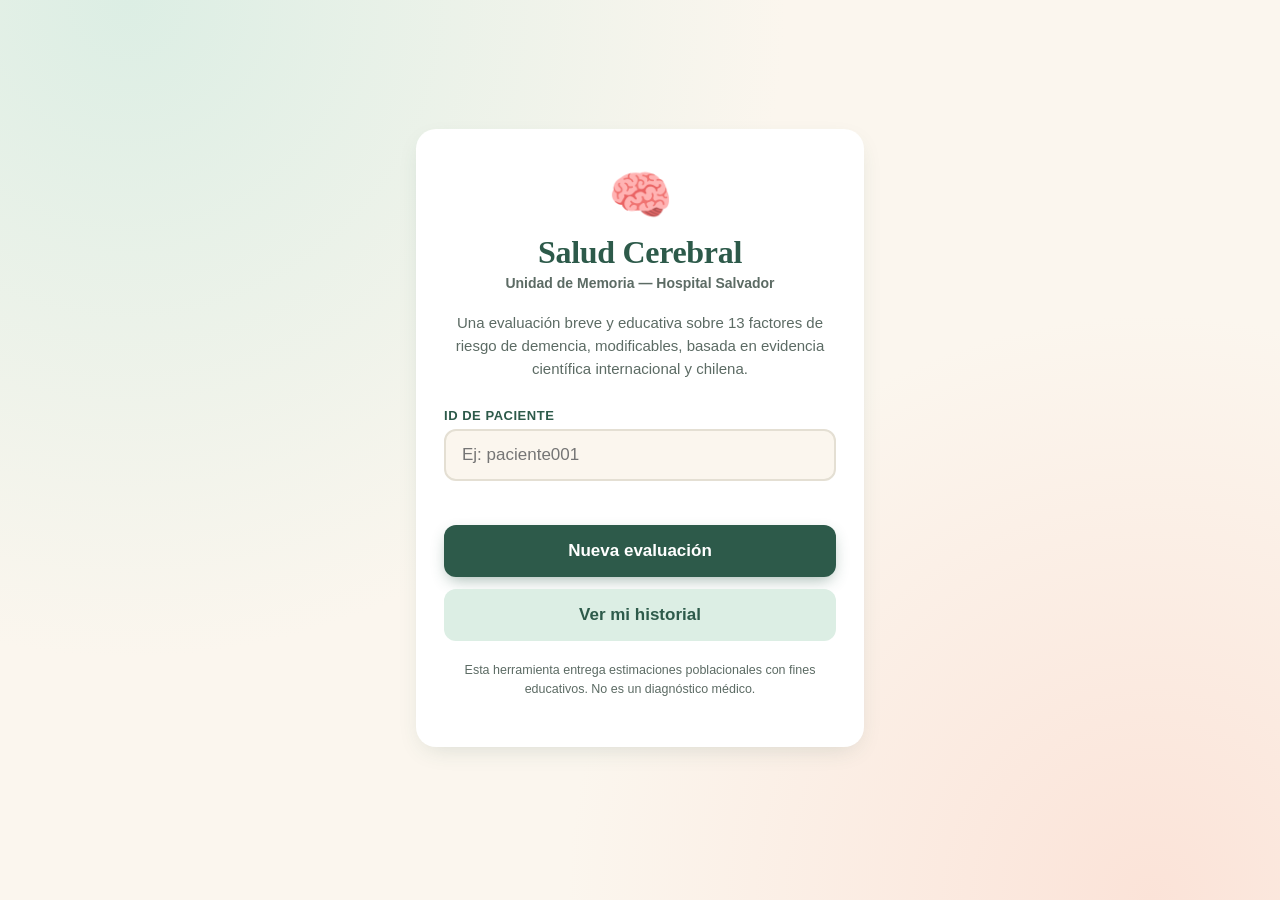
<file: index.html>
<!DOCTYPE html>
<html lang="es">
<head>
  <meta charset="UTF-8">
  <meta name="viewport" content="width=device-width, initial-scale=1.0, viewport-fit=cover">
  <meta name="theme-color" content="#2D5A4A">
  <meta name="description" content="Herramienta educativa de evaluación de factores de riesgo de demencia — Unidad de Memoria, Hospital Salvador">
  <title>Salud Cerebral</title>
  <link rel="manifest" href="manifest.json">
  <link rel="icon" href="favicon.svg">
  <link rel="apple-touch-icon" href="icon-192.png">
  <link rel="stylesheet" href="styles.css">
</head>
<body>

  <div id="app" class="app">

    <!-- ===================== BARRA DE PROGRESO (camino) ===================== -->
    <header class="topbar" id="topbar" hidden>
      <button class="icon-btn" id="btnAtras" aria-label="Volver a la pregunta anterior">
        <svg viewBox="0 0 24 24" width="22" height="22" fill="none" stroke="currentColor" stroke-width="2.2" stroke-linecap="round" stroke-linejoin="round"><path d="M15 18l-6-6 6-6"/></svg>
      </button>
      <div class="progreso-camino" id="progresoCamino" role="progressbar" aria-valuemin="0" aria-valuemax="13" aria-valuenow="0">
        <div class="progreso-rastro"></div>
        <div class="progreso-relleno" id="progresoRelleno"></div>
        <div class="progreso-pie" id="progresoPie">🧠</div>
      </div>
      <span class="progreso-texto" id="progresoTexto">Pregunta 1 de 13</span>
    </header>

    <main class="pantalla-contenedor" id="pantallaContenedor">

      <!-- ===================== PANTALLA: INICIO ===================== -->
      <section class="pantalla activa" id="pantallaInicio" data-pantalla="inicio">
        <div class="tarjeta-inicio">
          <div class="logo-cerebro" aria-hidden="true">🧠</div>
          <h1>Salud Cerebral</h1>
          <p class="subtitulo">Unidad de Memoria — Hospital Salvador</p>
          <p class="descripcion">
            Una evaluación breve y educativa sobre 13 factores de riesgo de
            demencia, modificables, basada en evidencia científica internacional
            y chilena.
          </p>

          <label class="campo">
            <span class="campo-etiqueta">ID de paciente</span>
            <input type="text" id="campoId" placeholder="Ej: paciente001" autocomplete="off">
          </label>
          <p class="campo-error" id="errorInicio" aria-live="polite"></p>

          <button class="boton boton-primario" id="btnNuevaEvaluacion">Nueva evaluación</button>
          <button class="boton boton-secundario" id="btnVerHistorial">Ver mi historial</button>

          <p class="nota-legal">
            Esta herramienta entrega estimaciones poblacionales con fines
            educativos. No es un diagnóstico médico.
          </p>
        </div>
      </section>

      <!-- ===================== PANTALLA: PREGUNTA (plantilla genérica) ===================== -->
      <section class="pantalla" id="pantallaPregunta" data-pantalla="pregunta">
        <div class="tarjeta-pregunta">
          <p class="pregunta-eyebrow" id="preguntaCategoria">Factor de riesgo</p>
          <h2 class="pregunta-texto" id="preguntaTexto">¿Pregunta?</h2>
          <p class="pregunta-ayuda" id="preguntaAyuda"></p>

          <!-- Variante Sí/No -->
          <div class="opciones-sino" id="opcionesSiNo">
            <button class="boton-grande boton-si" id="btnSi">
              <span class="boton-grande-icono">✓</span>
              <span>Sí</span>
            </button>
            <button class="boton-grande boton-no" id="btnNo">
              <span class="boton-grande-icono">✕</span>
              <span>No</span>
            </button>
          </div>

          <!-- Variante numérica (un campo) -->
          <div class="opciones-numero" id="opcionesNumero" hidden>
            <label class="campo campo-numero">
              <span class="campo-etiqueta" id="numeroEtiqueta">Valor</span>
              <input type="number" inputmode="decimal" id="campoNumero" class="campo-input-grande">
              <span class="campo-unidad" id="numeroUnidad"></span>
            </label>
            <button class="boton boton-primario" id="btnSiguienteNumero">Siguiente →</button>
          </div>

          <!-- Variante peso/talla (dos campos) -->
          <div class="opciones-pesotalla" id="opcionesPesoTalla" hidden>
            <label class="campo campo-numero">
              <span class="campo-etiqueta">Peso</span>
              <input type="number" inputmode="decimal" id="campoPeso" class="campo-input-grande">
              <span class="campo-unidad">kg</span>
            </label>
            <label class="campo campo-numero">
              <span class="campo-etiqueta">Talla</span>
              <input type="number" inputmode="decimal" id="campoTalla" class="campo-input-grande">
              <span class="campo-unidad">cm</span>
            </label>
            <button class="boton boton-primario" id="btnSiguientePesoTalla">Calcular resultado →</button>
          </div>

          <p class="campo-error" id="errorPregunta" aria-live="polite"></p>
        </div>
      </section>

      <!-- ===================== PANTALLA: RESULTADO ===================== -->
      <section class="pantalla" id="pantallaResultado" data-pantalla="resultado">
        <div class="tarjeta-resultado">
          <h2>Tu resultado</h2>
          <p class="resultado-intro">
            Estos porcentajes estiman cuánto del riesgo de demencia, a nivel
            poblacional, se asocia a factores que pueden modificarse.
          </p>

          <div class="resultado-modelo" id="resultadoLancetCard">
            <div class="resultado-modelo-cabecera">
              <span class="resultado-modelo-nombre">Modelo global</span>
              <span class="resultado-modelo-fuente">Lancet Commission 2024</span>
            </div>
            <div class="resultado-anillo" id="anilloLancet">
              <svg viewBox="0 0 120 120" class="anillo-svg">
                <circle cx="60" cy="60" r="52" class="anillo-fondo"/>
                <circle cx="60" cy="60" r="52" class="anillo-progreso" id="anilloLancetCirculo"/>
              </svg>
              <span class="anillo-valor" id="valorLancet">0%</span>
            </div>
          </div>

          <div class="resultado-modelo" id="resultadoChileCard">
            <div class="resultado-modelo-cabecera">
              <span class="resultado-modelo-nombre">Modelo Chile</span>
              <span class="resultado-modelo-fuente">Paradela et al. 2024</span>
            </div>
            <div class="resultado-anillo" id="anilloChile">
              <svg viewBox="0 0 120 120" class="anillo-svg">
                <circle cx="60" cy="60" r="52" class="anillo-fondo"/>
                <circle cx="60" cy="60" r="52" class="anillo-progreso anillo-progreso--chile" id="anilloChileCirculo"/>
              </svg>
              <span class="anillo-valor" id="valorChile">0%</span>
            </div>
          </div>

          <details class="resultado-detalle">
            <summary>Ver factores detectados en esta evaluación</summary>
            <div id="listaFactoresDetectados" class="lista-factores"></div>
          </details>

          <p class="nota-legal nota-legal--resultado">
            Estos porcentajes son estimaciones poblacionales de fracción
            atribuible (PAF), no un diagnóstico ni una probabilidad individual
            exacta de desarrollar demencia. El modelo chileno es probablemente
            conservador frente a métodos más complejos. Úsalo como herramienta
            educativa e indicativa, y comenta tus resultados con tu equipo de
            salud.
          </p>

          <button class="boton boton-primario" id="btnVolverInicio">Volver al inicio</button>
        </div>
      </section>

      <!-- ===================== PANTALLA: HISTORIAL ===================== -->
      <section class="pantalla" id="pantallaHistorial" data-pantalla="historial">
        <div class="tarjeta-historial">
          <h2>Tu historial</h2>
          <p class="subtitulo" id="historialIdPaciente"></p>

          <div id="listaHistorial" class="lista-historial">
            <!-- se llena dinámicamente -->
          </div>
          <p class="historial-vacio" id="historialVacio" hidden>
            Aún no hay evaluaciones guardadas para este ID de paciente.
          </p>

          <button class="boton boton-secundario" id="btnVolverDesdeHistorial">← Volver</button>
        </div>
      </section>

    </main>

    <div class="instalar-banner" id="instalarBanner" hidden>
      <span id="instalarTexto">Instala Salud Cerebral en tu celular para usarla sin conexión.</span>
      <button class="boton boton-pequeno" id="btnInstalar">Instalar</button>
      <button class="icon-btn" id="btnCerrarInstalar" aria-label="Cerrar aviso">✕</button>
    </div>

  </div>

  <script src="calculo.js"></script>
  <script src="app.js"></script>
</body>
</html>
</file>
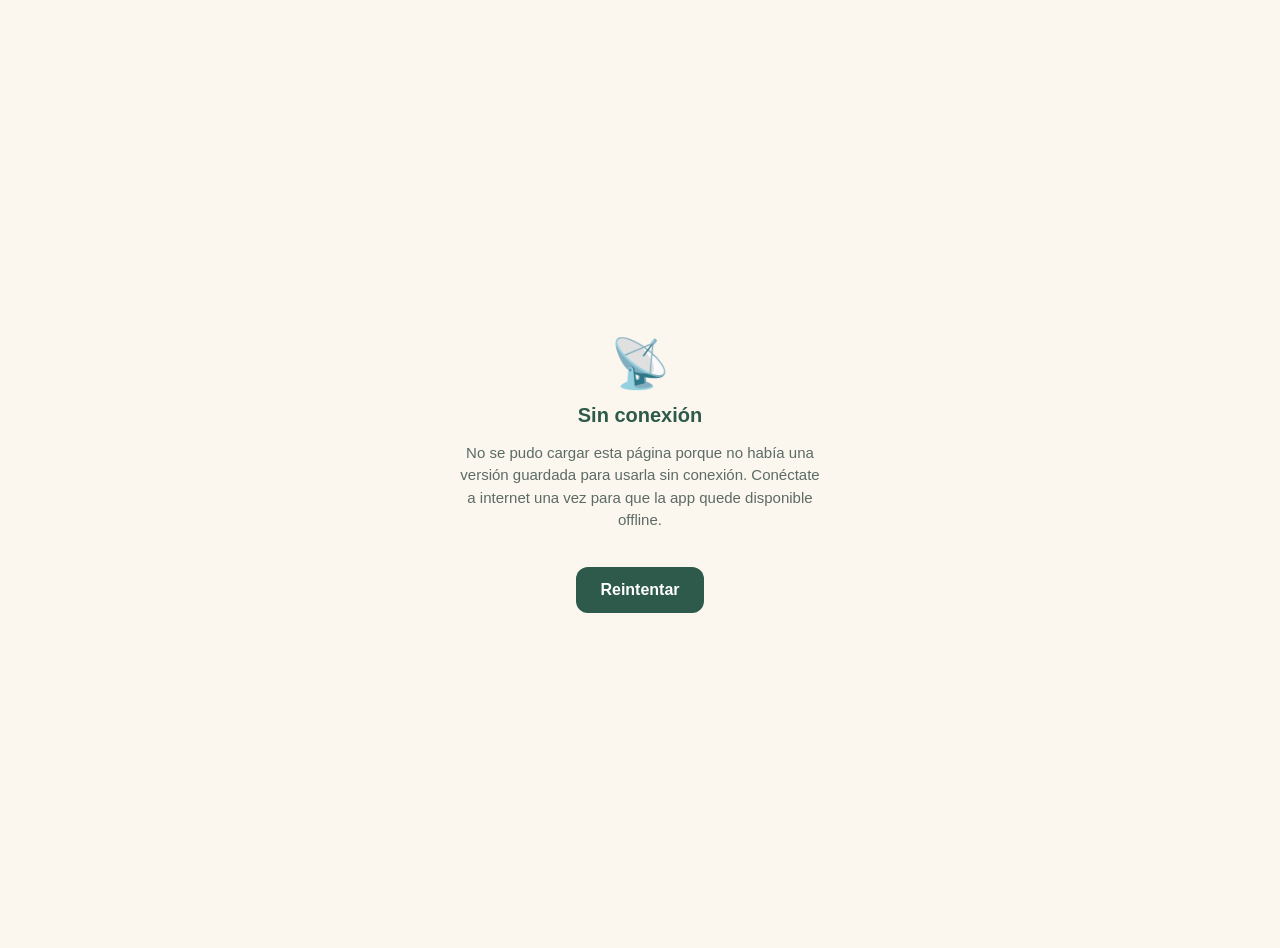
<file: offline.html>
<!DOCTYPE html>
<html lang="es">
<head>
  <meta charset="UTF-8">
  <meta name="viewport" content="width=device-width, initial-scale=1.0">
  <title>Sin conexión — Salud Cerebral</title>
  <style>
    body {
      margin: 0;
      height: 100vh;
      display: flex;
      align-items: center;
      justify-content: center;
      font-family: -apple-system, BlinkMacSystemFont, "Segoe UI", Roboto, sans-serif;
      background: #FBF6EE;
      color: #233029;
      text-align: center;
      padding: 24px;
    }
    .caja { max-width: 360px; }
    .emoji { font-size: 48px; margin-bottom: 12px; }
    h1 { font-size: 20px; color: #2D5A4A; margin: 0 0 8px; }
    p { font-size: 15px; color: #5C6B64; line-height: 1.5; }
    button {
      margin-top: 20px;
      padding: 14px 24px;
      border: none;
      border-radius: 12px;
      background: #2D5A4A;
      color: white;
      font-size: 16px;
      font-weight: 700;
      cursor: pointer;
    }
  </style>
</head>
<body>
  <div class="caja">
    <div class="emoji">📡</div>
    <h1>Sin conexión</h1>
    <p>No se pudo cargar esta página porque no había una versión guardada para usarla sin conexión. Conéctate a internet una vez para que la app quede disponible offline.</p>
    <button onclick="location.href='./index.html'">Reintentar</button>
  </div>
</body>
</html>
</file>
<file: styles.css>
/* =========================================================================
   App Salud Cerebral — Estilos
   Paleta: verde salvia clínico + crema cálido + coral suave de acento.
   Pensado para legibilidad alta y botones grandes (uso por adultos
   mayores y pacientes con posible deterioro cognitivo leve).
   ========================================================================= */

:root {
  /* Paleta */
  --verde-profundo:   #2D5A4A;
  --verde-medio:      #4F8B73;
  --verde-claro:      #DCEEE4;
  --crema:            #FBF6EE;
  --crema-tarjeta:    #FFFFFF;
  --coral:            #E07856;
  --coral-suave:      #FBE3D8;
  --tinta:            #233029;
  --tinta-suave:      #5C6B64;
  --linea:            #E4DFD3;
  --rojo-error:       #C24E3B;
  --sombra: 0 8px 24px -8px rgba(45, 90, 74, 0.18);

  /* Tipografía */
  --fuente-display: "Iowan Old Style", "Palatino Linotype", Georgia, serif;
  --fuente-cuerpo: -apple-system, BlinkMacSystemFont, "Segoe UI", Roboto, Helvetica, Arial, sans-serif;

  --radio: 20px;
  --radio-chico: 12px;
}

* { box-sizing: border-box; }

/* El atributo [hidden] debe ganar siempre, sin importar display:flex u otras
   reglas más específicas aplicadas al mismo elemento. */
[hidden] {
  display: none !important;
}

html, body {
  margin: 0;
  padding: 0;
  background: var(--crema);
  color: var(--tinta);
  font-family: var(--fuente-cuerpo);
  -webkit-font-smoothing: antialiased;
  height: 100%;
}

body {
  background-image:
    radial-gradient(circle at 10% 0%, var(--verde-claro) 0%, transparent 45%),
    radial-gradient(circle at 90% 100%, var(--coral-suave) 0%, transparent 40%);
  background-attachment: fixed;
}

button {
  font-family: inherit;
  cursor: pointer;
}

input {
  font-family: inherit;
}

.app {
  max-width: 480px;
  margin: 0 auto;
  min-height: 100vh;
  display: flex;
  flex-direction: column;
  position: relative;
}

/* ===================== TOPBAR / PROGRESO ===================== */

.topbar {
  display: flex;
  align-items: center;
  gap: 14px;
  padding: 18px 16px 10px;
}

.icon-btn {
  background: var(--crema-tarjeta);
  border: 1px solid var(--linea);
  border-radius: 50%;
  width: 42px;
  height: 42px;
  display: flex;
  align-items: center;
  justify-content: center;
  color: var(--verde-profundo);
  flex-shrink: 0;
  transition: transform 0.15s ease, background 0.15s ease;
}
.icon-btn:hover { background: var(--verde-claro); }
.icon-btn:active { transform: scale(0.93); }

.progreso-camino {
  flex: 1;
  position: relative;
  height: 28px;
}

.progreso-rastro {
  position: absolute;
  top: 50%;
  left: 14px;
  right: 14px;
  height: 6px;
  border-radius: 3px;
  background: var(--linea);
  transform: translateY(-50%);
}

.progreso-relleno {
  position: absolute;
  top: 50%;
  left: 14px;
  height: 6px;
  border-radius: 3px;
  background: linear-gradient(90deg, var(--verde-medio), var(--verde-profundo));
  transform: translateY(-50%);
  transition: width 0.45s cubic-bezier(0.65, 0, 0.35, 1);
  width: 0%;
}

.progreso-pie {
  position: absolute;
  top: 50%;
  transform: translate(-50%, -50%);
  left: 14px;
  font-size: 20px;
  transition: left 0.45s cubic-bezier(0.65, 0, 0.35, 1);
  filter: drop-shadow(0 2px 3px rgba(0,0,0,0.15));
}

.progreso-texto {
  font-size: 13px;
  color: var(--tinta-suave);
  font-weight: 600;
  white-space: nowrap;
  flex-shrink: 0;
}

/* ===================== CONTENEDOR DE PANTALLAS ===================== */

.pantalla-contenedor {
  flex: 1;
  display: flex;
  flex-direction: column;
  padding: 8px 16px 32px;
}

.pantalla {
  display: none;
  flex: 1;
  flex-direction: column;
  justify-content: center;
  animation: aparecer 0.32s ease;
}

.pantalla.activa {
  display: flex;
}

@keyframes aparecer {
  from { opacity: 0; transform: translateY(8px); }
  to   { opacity: 1; transform: translateY(0); }
}

@media (prefers-reduced-motion: reduce) {
  .pantalla, .progreso-relleno, .progreso-pie, .anillo-progreso { animation: none !important; transition: none !important; }
}

/* ===================== TARJETAS ===================== */

.tarjeta-inicio, .tarjeta-pregunta, .tarjeta-resultado, .tarjeta-historial {
  background: var(--crema-tarjeta);
  border-radius: var(--radio);
  box-shadow: var(--sombra);
  padding: 36px 28px;
}

/* ===================== PANTALLA INICIO ===================== */

.logo-cerebro {
  font-size: 52px;
  text-align: center;
  margin-bottom: 8px;
}

.tarjeta-inicio h1 {
  font-family: var(--fuente-display);
  font-size: 32px;
  text-align: center;
  margin: 0 0 4px;
  color: var(--verde-profundo);
  letter-spacing: -0.3px;
}

.subtitulo {
  text-align: center;
  font-size: 14px;
  color: var(--tinta-suave);
  margin: 0 0 20px;
  font-weight: 600;
}

.descripcion {
  text-align: center;
  font-size: 15px;
  line-height: 1.55;
  color: var(--tinta-suave);
  margin: 0 0 28px;
}

.campo {
  display: block;
  margin-bottom: 14px;
}

.campo-etiqueta {
  display: block;
  font-size: 13px;
  font-weight: 700;
  color: var(--verde-profundo);
  margin-bottom: 6px;
  text-transform: uppercase;
  letter-spacing: 0.04em;
}

.campo input[type="text"],
.campo input[type="number"] {
  width: 100%;
  padding: 14px 16px;
  font-size: 17px;
  border: 2px solid var(--linea);
  border-radius: var(--radio-chico);
  background: var(--crema);
  color: var(--tinta);
  transition: border-color 0.15s ease;
}

.campo input:focus {
  outline: none;
  border-color: var(--verde-medio);
}

.campo-error {
  min-height: 20px;
  color: var(--rojo-error);
  font-size: 14px;
  font-weight: 600;
  margin: 4px 0 10px;
}

.boton {
  width: 100%;
  padding: 16px;
  border-radius: var(--radio-chico);
  border: none;
  font-size: 17px;
  font-weight: 700;
  margin-bottom: 12px;
  transition: transform 0.12s ease, box-shadow 0.12s ease;
}
.boton:active { transform: scale(0.98); }

.boton-primario {
  background: var(--verde-profundo);
  color: white;
  box-shadow: 0 6px 16px -4px rgba(45, 90, 74, 0.45);
}
.boton-primario:hover { background: var(--verde-medio); }

.boton-secundario {
  background: var(--verde-claro);
  color: var(--verde-profundo);
}
.boton-secundario:hover { background: #cce6d9; }

.boton-pequeno {
  width: auto;
  padding: 10px 18px;
  font-size: 14px;
  margin-bottom: 0;
}

.nota-legal {
  font-size: 12.5px;
  color: var(--tinta-suave);
  text-align: center;
  line-height: 1.5;
  margin-top: 8px;
}

/* ===================== PANTALLA PREGUNTA ===================== */

.pregunta-eyebrow {
  font-size: 13px;
  font-weight: 700;
  color: var(--coral);
  text-transform: uppercase;
  letter-spacing: 0.06em;
  margin: 0 0 10px;
}

.pregunta-texto {
  font-family: var(--fuente-display);
  font-size: 26px;
  line-height: 1.3;
  color: var(--tinta);
  margin: 0 0 8px;
}

.pregunta-ayuda {
  font-size: 14px;
  color: var(--tinta-suave);
  margin: 0 0 28px;
  line-height: 1.5;
}

.opciones-sino {
  display: flex;
  flex-direction: column;
  gap: 14px;
}

.boton-grande {
  display: flex;
  align-items: center;
  gap: 14px;
  width: 100%;
  padding: 22px 24px;
  border: 2px solid var(--linea);
  border-radius: var(--radio);
  background: var(--crema-tarjeta);
  font-size: 20px;
  font-weight: 700;
  color: var(--tinta);
  transition: transform 0.12s ease, border-color 0.15s ease, background 0.15s ease;
  min-height: 80px;
}

.boton-grande:active { transform: scale(0.97); }

.boton-grande-icono {
  display: flex;
  align-items: center;
  justify-content: center;
  width: 36px;
  height: 36px;
  border-radius: 50%;
  font-size: 18px;
  flex-shrink: 0;
}

.boton-si .boton-grande-icono { background: var(--verde-claro); color: var(--verde-profundo); }
.boton-si:hover { border-color: var(--verde-medio); background: var(--verde-claro); }

.boton-no .boton-grande-icono { background: var(--coral-suave); color: var(--coral); }
.boton-no:hover { border-color: var(--coral); background: var(--coral-suave); }

.opciones-numero, .opciones-pesotalla {
  display: flex;
  flex-direction: column;
}

.campo-numero {
  position: relative;
}

.campo-input-grande {
  font-size: 28px !important;
  font-weight: 700;
  text-align: center;
  padding: 18px 16px !important;
}

.campo-unidad {
  display: block;
  text-align: center;
  font-size: 13px;
  color: var(--tinta-suave);
  margin-top: 6px;
  font-weight: 600;
}

/* ===================== PANTALLA RESULTADO ===================== */

.tarjeta-resultado h2 {
  font-family: var(--fuente-display);
  font-size: 26px;
  color: var(--verde-profundo);
  text-align: center;
  margin: 0 0 8px;
}

.resultado-intro {
  text-align: center;
  font-size: 14px;
  color: var(--tinta-suave);
  line-height: 1.5;
  margin: 0 0 26px;
}

.resultado-modelo {
  display: flex;
  align-items: center;
  justify-content: space-between;
  gap: 16px;
  padding: 16px 4px;
  border-bottom: 1px solid var(--linea);
}
.resultado-modelo:last-of-type { border-bottom: none; }

.resultado-modelo-cabecera {
  display: flex;
  flex-direction: column;
}

.resultado-modelo-nombre {
  font-weight: 700;
  font-size: 16px;
  color: var(--tinta);
}

.resultado-modelo-fuente {
  font-size: 12.5px;
  color: var(--tinta-suave);
}

.resultado-anillo {
  position: relative;
  width: 76px;
  height: 76px;
  flex-shrink: 0;
}

.anillo-svg {
  width: 100%;
  height: 100%;
  transform: rotate(-90deg);
}

.anillo-fondo {
  fill: none;
  stroke: var(--linea);
  stroke-width: 10;
}

.anillo-progreso {
  fill: none;
  stroke: var(--verde-medio);
  stroke-width: 10;
  stroke-linecap: round;
  stroke-dasharray: 326.7;
  stroke-dashoffset: 326.7;
  transition: stroke-dashoffset 0.9s cubic-bezier(0.65, 0, 0.35, 1);
}

.anillo-progreso--chile {
  stroke: var(--coral);
}

.anillo-valor {
  position: absolute;
  top: 50%;
  left: 50%;
  transform: translate(-50%, -50%);
  font-size: 16px;
  font-weight: 800;
  color: var(--tinta);
}

.resultado-detalle {
  margin: 20px 0 8px;
  font-size: 14px;
}

.resultado-detalle summary {
  cursor: pointer;
  font-weight: 700;
  color: var(--verde-profundo);
  padding: 8px 0;
}

.lista-factores {
  display: flex;
  flex-wrap: wrap;
  gap: 8px;
  margin-top: 10px;
}

.factor-chip {
  background: var(--verde-claro);
  color: var(--verde-profundo);
  font-size: 13px;
  font-weight: 600;
  padding: 6px 12px;
  border-radius: 999px;
}

.nota-legal--resultado {
  margin: 18px 0 22px;
  padding: 14px;
  background: var(--crema);
  border-radius: var(--radio-chico);
  text-align: left;
}

/* ===================== HISTORIAL ===================== */

.tarjeta-historial h2 {
  font-family: var(--fuente-display);
  font-size: 26px;
  color: var(--verde-profundo);
  margin: 0 0 4px;
  text-align: center;
}

#historialIdPaciente {
  margin-bottom: 22px;
}

.lista-historial {
  display: flex;
  flex-direction: column;
  gap: 12px;
  margin-bottom: 20px;
}

.historial-item {
  border: 1px solid var(--linea);
  border-radius: var(--radio-chico);
  padding: 14px 16px;
}

.historial-fecha {
  font-size: 13px;
  font-weight: 700;
  color: var(--tinta-suave);
  margin-bottom: 6px;
}

.historial-valores {
  display: flex;
  gap: 18px;
  font-size: 15px;
  font-weight: 700;
}

.historial-valores span:first-child { color: var(--verde-medio); }
.historial-valores span:last-child { color: var(--coral); }

.historial-vacio {
  text-align: center;
  color: var(--tinta-suave);
  font-size: 15px;
  padding: 30px 0;
}

/* ===================== BANNER INSTALAR ===================== */

.instalar-banner {
  position: fixed;
  bottom: 16px;
  left: 16px;
  right: 16px;
  max-width: 448px;
  margin: 0 auto;
  background: var(--verde-profundo);
  color: white;
  border-radius: var(--radio-chico);
  padding: 14px 16px;
  display: flex;
  align-items: center;
  gap: 12px;
  box-shadow: 0 10px 30px -8px rgba(0,0,0,0.35);
  font-size: 13.5px;
  z-index: 50;
}

.instalar-banner .icon-btn {
  background: rgba(255,255,255,0.15);
  border: none;
  color: white;
  width: 32px;
  height: 32px;
}

.instalar-banner .boton-pequeno {
  background: white;
  color: var(--verde-profundo);
  flex-shrink: 0;
}

@media (min-width: 481px) {
  .app { padding: 24px 0; }
}
</file>
